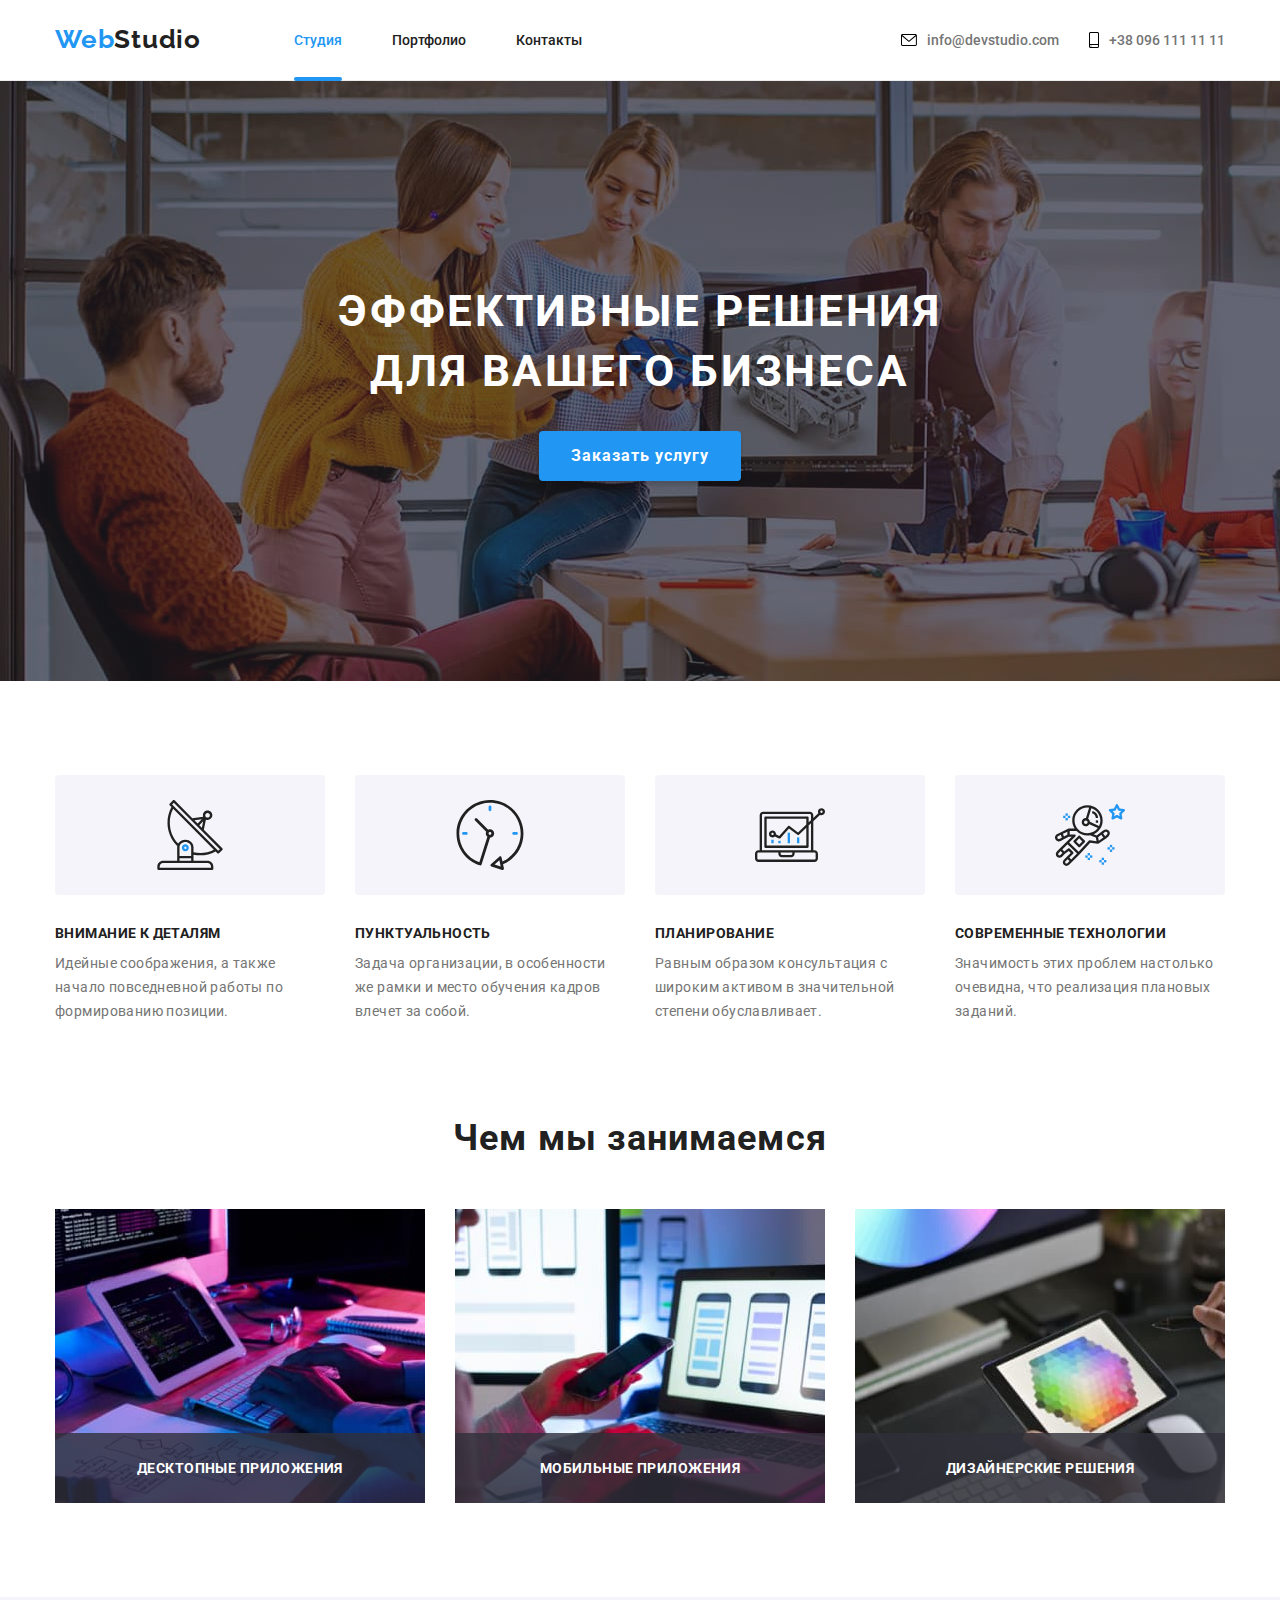
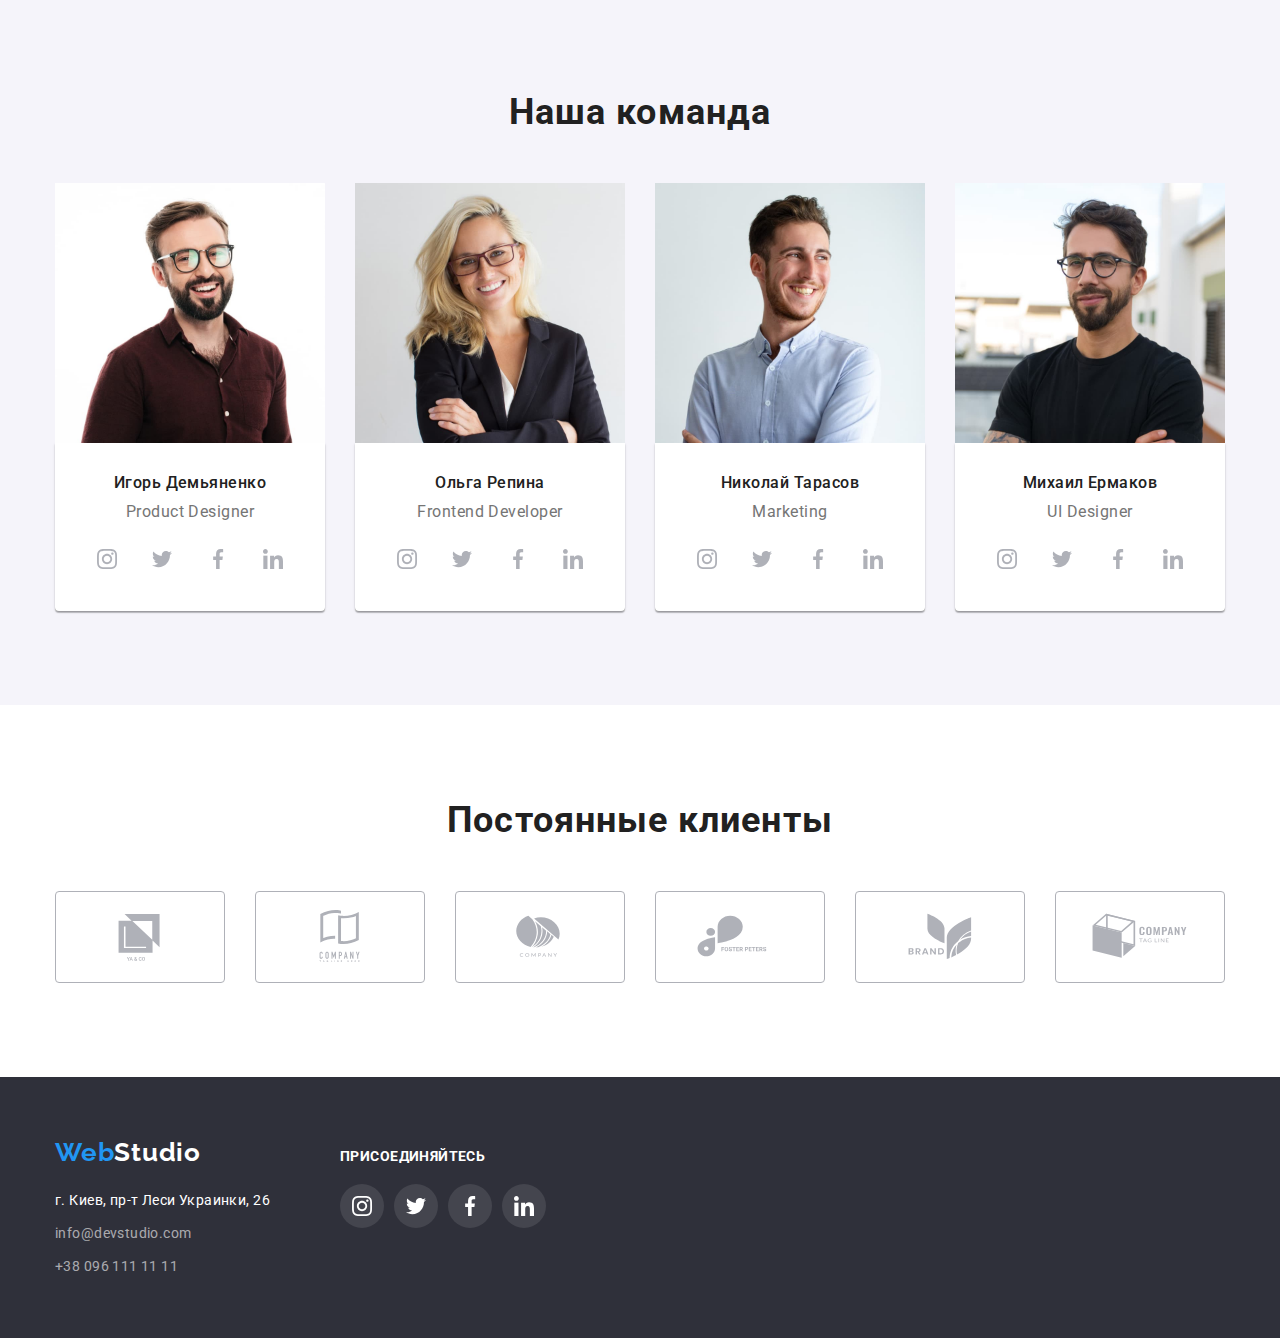
<file: index.html>
<!DOCTYPE html>
<html lang="ru">
  <head>
    <meta charset="UTF-8" />
    <meta http-equiv="X-UA-Compatible" content="IE=edge" />
    <meta name="viewport" content="width=device-width, initial-scale=1.0" />
    <title>Document</title>
    <link rel="preconnect" href="https://fonts.googleapis.com" />
    <link rel="preconnect" href="https://fonts.gstatic.com" crossorigin />
    <link rel="preconnect" href="https://fonts.googleapis.com" />
    <link rel="preconnect" href="https://fonts.gstatic.com" crossorigin />
    <link
      href="https://fonts.googleapis.com/css2?family=Raleway:wght@700&family=Roboto:wght@400;500;700;900&display=swap"
      rel="stylesheet"
    />
    <link rel="stylesheet" href="./css/modern-normalize.css" />
    <link rel="stylesheet" href="./css/reset.css" />
    <link rel="stylesheet" href="./css/style.css" />
  </head>
  <body>
    <header class="header">
      <div class="container header-container">
        <nav class="nav-page">
          <a href="./index.html" class="logo"
            >Web<span class="logo-color-black">Studio</span></a
          >
          <ul class="list">
            <li class="item">
              <a href="./index.html" class="link active current">Студия</a>
            </li>
            <li class="item">
              <a href="./portfolio.html" class="link">Портфолио</a>
            </li>
            <li class="item">
              <a href="#" class="link">Контакты</a>
            </li>
          </ul>
        </nav>
        <ul class="contacts">
          <li class="contacts-item">
            <a href="mailto:info@devstudio.com" class="contacts-link">
              <svg width="16" height="12" class="icon">
                <use href="./images/sprite.svg#icon-email"></use>
              </svg>
              info@devstudio.com
            </a>
          </li>
          <li class="contacts-item">
            <a href="tel:+380961111111" class="contacts-link"
              ><svg width="10" height="16" class="icon">
                <use href="./images/sprite.svg#icon-phone"></use>
              </svg>
              +38 096 111 11 11
            </a>
          </li>
        </ul>
      </div>
    </header>
    <main>
      <section class="hero">
        <div class="container">
          <h1 class="hero-title">Эффективные решения для вашего бизнеса</h1>
          <button type="button" class="hero-btn" data-modal-open>
            Заказать услугу
          </button>
          <div class="backdrop is-hidden" data-modal>
            <div class="modal">
              <button type="button" class="modal-btn" data-modal-close>
                <svg class="modal-close-icon" width="11" height="11">
                  <use href="./images/sprite.svg#close-icon"></use>
                </svg>
              </button>
            </div>
          </div>
        </div>
      </section>
      <section class="section benefits">
        <div class="container">
          <h2 class="hide">Наши сильные стороны</h2>
          <ul class="advantages-list">
            <li class="advantages-item">
              <div class="icon-wrapper">
                <svg width="70" height="70">
                  <use href="./images/sprite.svg#icon-antenna"></use>
                </svg>
              </div>
              <h3 class="advantages-item-benefits">Внимание к деталям</h3>
              <p class="advantages-item-benefits-legend">
                Идейные соображения, а также начало повседневной работы по
                формированию позиции.
              </p>
            </li>
            <li class="advantages-item">
              <div class="icon-wrapper">
                <svg width="70" height="70">
                  <use href="./images/sprite.svg#icon-clock"></use>
                </svg>
              </div>
              <h3 class="advantages-item-benefits">Пунктуальность</h3>
              <p class="advantages-item-benefits-legend">
                Задача организации, в особенности же рамки и место обучения
                кадров влечет за собой.
              </p>
            </li>
            <li class="advantages-item">
              <div class="icon-wrapper">
                <svg width="70" height="70">
                  <use href="./images/sprite.svg#icon-diagram"></use>
                </svg>
              </div>
              <h3 class="advantages-item-benefits">Планирование</h3>
              <p class="advantages-item-benefits-legend">
                Равным образом консультация с широким активом в значительной
                степени обуславливает.
              </p>
            </li>
            <li class="advantages-item">
              <div class="icon-wrapper">
                <svg width="70" height="70">
                  <use href="./images/sprite.svg#icon-astronaut"></use>
                </svg>
              </div>
              <h3 class="advantages-item-benefits">Современные технологии</h3>
              <p class="advantages-item-benefits-legend">
                Значимость этих проблем настолько очевидна, что реализация
                плановых заданий.
              </p>
            </li>
          </ul>
        </div>
      </section>
      <section class="section our-work">
        <div class="container">
          <h2 class="our-skills">Чем мы занимаемся</h2>
          <ul class="img-work">
            <li class="our-img-work">
              <img
                src="./images/work-1.jpg"
                alt="работает за компьютером"
                width="370"
                height="294"
              />
              <p class="about-img">Десктопные приложения</p>
            </li>
            <li class="our-img-work">
              <img
                src="./images/work-2.jpg"
                alt="работает с телефоном"
                width="370"
                height="294"
              />
              <p class="about-img">Мобильные приложения</p>
            </li>
            <li class="our-img-work">
              <img
                src="./images/work-3.jpg"
                alt="работает с планшетом"
                width="370"
                height="294"
              />
              <p class="about-img">Дизайнерские решения</p>
            </li>
          </ul>
        </div>
      </section>
      <section class="section about">
        <div class="container">
          <h2 class="our-team">Наша команда</h2>
          <ul class="team-list">
            <li class="about-manager">
              <img
                src="./images/igor-pg.jpg"
                alt="Игорь Демьяненко"
                width="270"
              />
              <div class="about-manager-prof">
                <h3 class="our-team-surname">Игорь Демьяненко</h3>
                <p class="our-team-professions">Product Designer</p>
                <ul class="social-list">
                  <li class="social-list-item">
                    <a class="social-list-link" href="">
                      <svg class="social-list-icon" widht="20" height="20">
                        <use href="./images/sprite.svg#icon-instagram"></use>
                      </svg>
                    </a>
                  </li>
                  <li class="social-list-item">
                    <a class="social-list-link" href="">
                      <svg class="social-list-icon" widht="20" height="20">
                        <use href="./images/sprite.svg#icon-twitter"></use>
                      </svg>
                    </a>
                  </li>
                  <li class="social-list-item">
                    <a class="social-list-link" href=""
                      ><svg class="social-list-icon" widht="20" height="20">
                        <use href="./images/sprite.svg#icon-facebook"></use>
                      </svg>
                    </a>
                  </li>
                  <li class="social-list-item">
                    <a class="social-list-link" href=""
                      ><svg class="social-list-icon" widht="20" height="20">
                        <use href="./images/sprite.svg#icon-linkedin"></use>
                      </svg>
                    </a>
                  </li>
                </ul>
              </div>
            </li>
            <li class="about-manager">
              <img src="./images/olga-fd.jpg" alt="Ольга Репина" width="270" />
              <div class="about-manager-prof">
                <h3 class="our-team-surname">Ольга Репина</h3>
                <p class="our-team-professions">Frontend Developer</p>
                <ul class="social-list">
                  <li class="social-list-item">
                    <a class="social-list-link" href="">
                      <svg class="social-list-icon" widht="20" height="20">
                        <use href="./images/sprite.svg#icon-instagram"></use>
                      </svg>
                    </a>
                  </li>
                  <li class="social-list-item">
                    <a class="social-list-link" href="">
                      <svg class="social-list-icon" widht="20" height="20">
                        <use href="./images/sprite.svg#icon-twitter"></use>
                      </svg>
                    </a>
                  </li>
                  <li class="social-list-item">
                    <a class="social-list-link" href=""
                      ><svg class="social-list-icon" widht="20" height="20">
                        <use href="./images/sprite.svg#icon-facebook"></use>
                      </svg>
                    </a>
                  </li>
                  <li class="social-list-item">
                    <a class="social-list-link" href=""
                      ><svg class="social-list-icon" widht="20" height="20">
                        <use href="./images/sprite.svg#icon-linkedin"></use>
                      </svg>
                    </a>
                  </li>
                </ul>
              </div>
            </li>
            <li class="about-manager">
              <img
                src="./images/nikola-m.jpg"
                alt="Николай Тарасов"
                width="270"
              />
              <div class="about-manager-prof">
                <h3 class="our-team-surname">Николай Тарасов</h3>
                <p class="our-team-professions">Marketing</p>
                <ul class="social-list">
                  <li class="social-list-item">
                    <a class="social-list-link" href="">
                      <svg class="social-list-icon" widht="20" height="20">
                        <use href="./images/sprite.svg#icon-instagram"></use>
                      </svg>
                    </a>
                  </li>
                  <li class="social-list-item">
                    <a class="social-list-link" href="">
                      <svg class="social-list-icon" widht="20" height="20">
                        <use href="./images/sprite.svg#icon-twitter"></use>
                      </svg>
                    </a>
                  </li>
                  <li class="social-list-item">
                    <a class="social-list-link" href=""
                      ><svg class="social-list-icon" widht="20" height="20">
                        <use href="./images/sprite.svg#icon-facebook"></use>
                      </svg>
                    </a>
                  </li>
                  <li class="social-list-item">
                    <a class="social-list-link" href=""
                      ><svg class="social-list-icon" widht="20" height="20">
                        <use href="./images/sprite.svg#icon-linkedin"></use>
                      </svg>
                    </a>
                  </li>
                </ul>
              </div>
            </li>
            <li class="about-manager">
              <img
                src="./images/mikhail-uid.jpg"
                alt="Михаил Ермаков"
                width="270"
              />
              <div class="about-manager-prof">
                <h3 class="our-team-surname">Михаил Ермаков</h3>
                <p class="our-team-professions">UI Designer</p>
                <ul class="social-list">
                  <li class="social-list-item">
                    <a class="social-list-link" href="">
                      <svg class="social-list-icon" widht="20" height="20">
                        <use href="./images/sprite.svg#icon-instagram"></use>
                      </svg>
                    </a>
                  </li>
                  <li class="social-list-item">
                    <a class="social-list-link" href="">
                      <svg class="social-list-icon" widht="20" height="20">
                        <use href="./images/sprite.svg#icon-twitter"></use>
                      </svg>
                    </a>
                  </li>
                  <li class="social-list-item">
                    <a class="social-list-link" href=""
                      ><svg class="social-list-icon" widht="20" height="20">
                        <use href="./images/sprite.svg#icon-facebook"></use>
                      </svg>
                    </a>
                  </li>
                  <li class="social-list-item">
                    <a class="social-list-link" href=""
                      ><svg class="social-list-icon" widht="20" height="20">
                        <use href="./images/sprite.svg#icon-linkedin"></use>
                      </svg>
                    </a>
                  </li>
                </ul>
              </div>
            </li>
          </ul>
        </div>
      </section>
      <section class="section">
        <div class="container">
          <h2 class="our-customers">Постоянные клиенты</h2>
          <ul class="our-customers-list">
            <li class="our-customers-item">
              <a class="our-customers-link" href="">
                <svg class="our-customers-icon" widht="106" height="60">
                  <use href="./images/sprite.svg#icon-logo1"></use>
                </svg>
              </a>
            </li>
            <li class="our-customers-item">
              <a class="our-customers-link" href="">
                <svg class="our-customers-icon" widht="106" height="60">
                  <use href="./images/sprite.svg#icon-logo2"></use>
                </svg>
              </a>
            </li>
            <li class="our-customers-item">
              <a class="our-customers-link" href="">
                <svg class="our-customers-icon" widht="106" height="60">
                  <use href="./images/sprite.svg#icon-logo3"></use>
                </svg>
              </a>
            </li>
            <li class="our-customers-item">
              <a class="our-customers-link" href="">
                <svg class="our-customers-icon" widht="106" height="60">
                  <use href="./images/sprite.svg#icon-logo4"></use>
                </svg>
              </a>
            </li>
            <li class="our-customers-item">
              <a class="our-customers-link" href="">
                <svg class="our-customers-icon" widht="106" height="60">
                  <use href="./images/sprite.svg#icon-logo5"></use>
                </svg>
              </a>
            </li>
            <li class="our-customers-item">
              <a class="our-customers-link" href="">
                <svg class="our-customers-icon" widht="106" height="60">
                  <use href="./images/sprite.svg#icon-logo6"></use>
                </svg>
              </a>
            </li>
          </ul>
        </div>
      </section>
    </main>
    <footer class="section footer">
      <div class="container footer-hub">
        <div class="footer-block">
          <a href="./index.html" class="logo-footer"
            >Web<span class="logo-color-white">Studio</span></a
          >
          <address class="map-address">
            <p class="adress-text">г. Киев, пр-т Леси Украинки, 26</p>
            <ul class="contacts-item-footer">
              <li class="contacts-link-footer">
                <a
                  href="mailto:info@devstudio.com"
                  class="contacts-link-footer-text"
                  >info@devstudio.com</a
                >
              </li>
              <li class="contacts-link-footer">
                <a href="tel:+380961111111" class="contacts-link-footer-text"
                  >+38 096 111 11 11</a
                >
              </li>
            </ul>
          </address>
        </div>
        <div class="footer-box">
          <p class="welcome-social-list">присоединяйтесь</p>
          <ul class="social-list-footer">
            <li class="social-list-item">
              <a class="social-list-link-footer" href="">
                <svg class="social-list-icon-footer" widht="20" height="20">
                  <use href="./images/sprite.svg#icon-instagram"></use>
                </svg>
              </a>
            </li>
            <li class="social-list-item">
              <a class="social-list-link-footer" href="">
                <svg class="social-list-icon-footer" widht="20" height="20">
                  <use href="./images/sprite.svg#icon-twitter"></use>
                </svg>
              </a>
            </li>
            <li class="social-list-item">
              <a class="social-list-link-footer" href=""
                ><svg class="social-list-icon-footer" widht="20" height="20">
                  <use href="./images/sprite.svg#icon-facebook"></use>
                </svg>
              </a>
            </li>
            <li class="social-list-item">
              <a class="social-list-link-footer" href=""
                ><svg class="social-list-icon-footer" widht="20" height="20">
                  <use href="./images/sprite.svg#icon-linkedin"></use>
                </svg>
              </a>
            </li>
          </ul>
        </div>
      </div>
    </footer>
    <script src="modal.js"></script>
  </body>
</html>
</file>
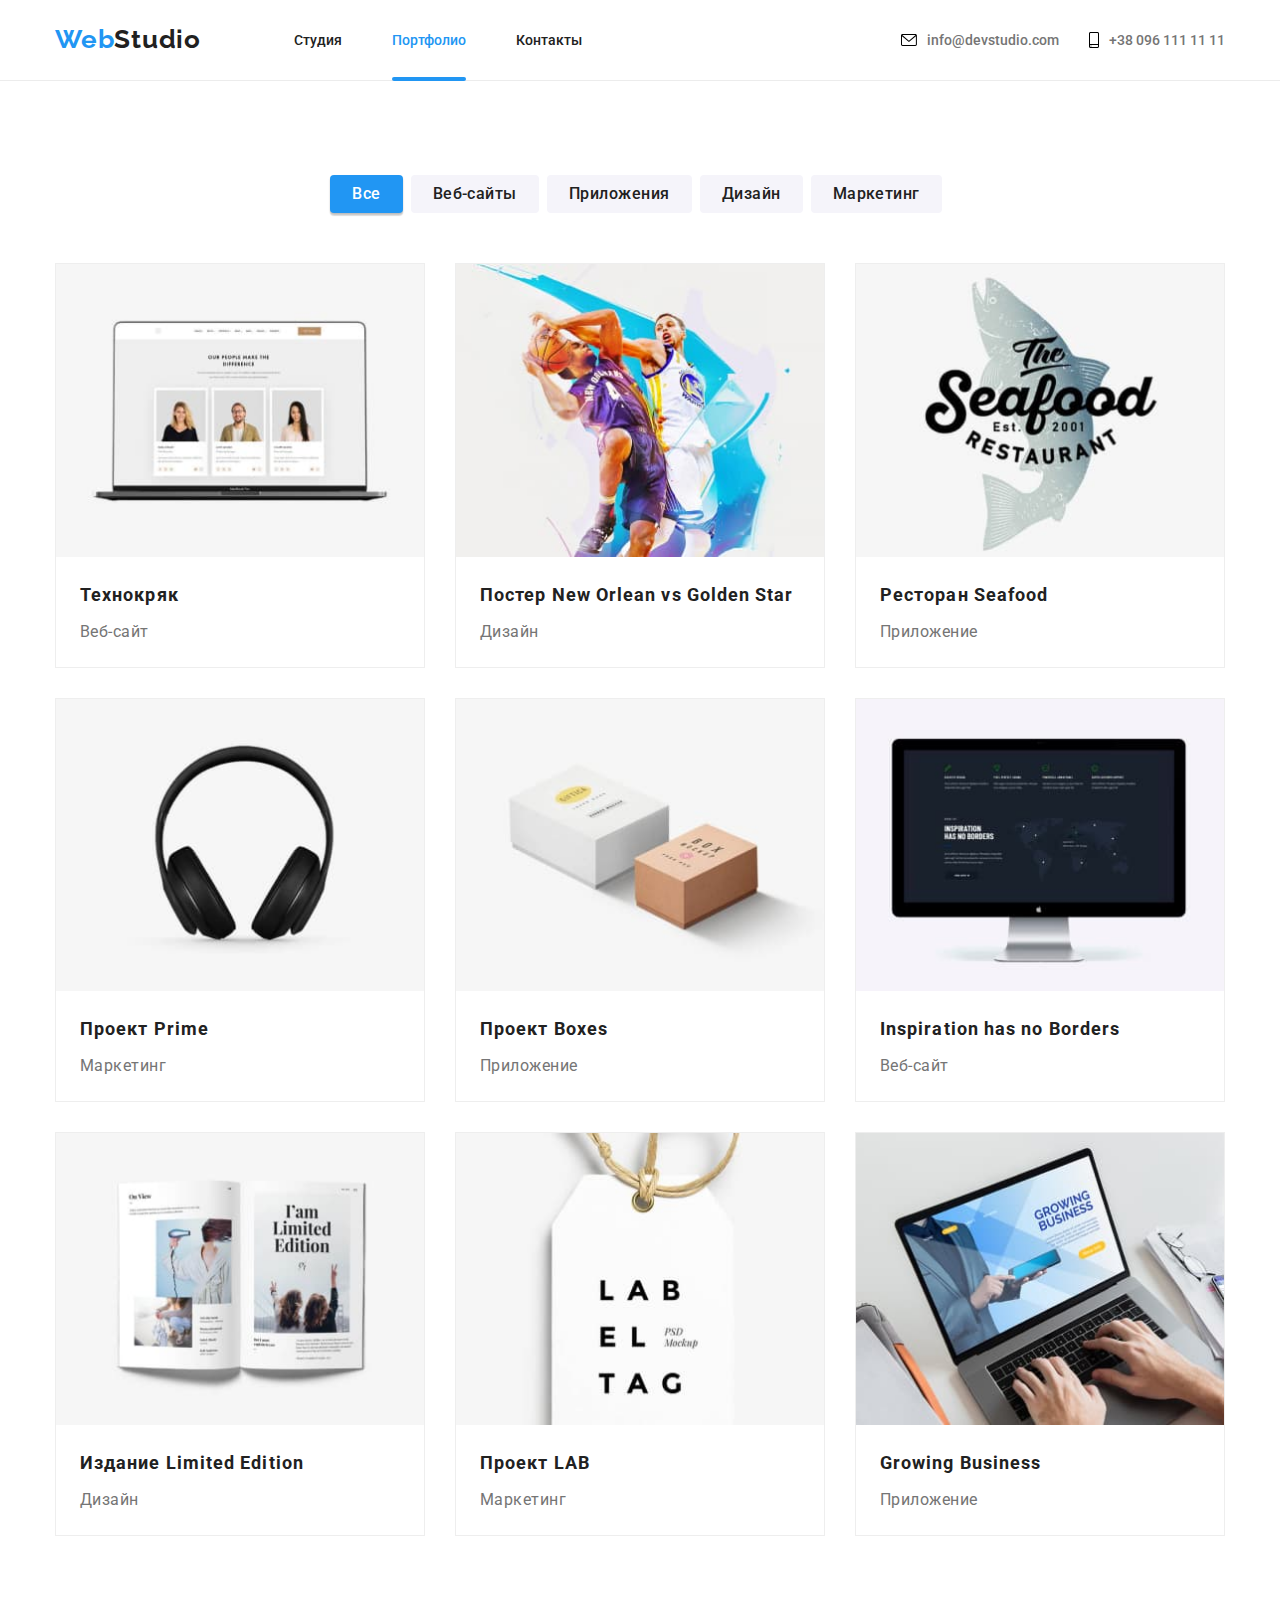
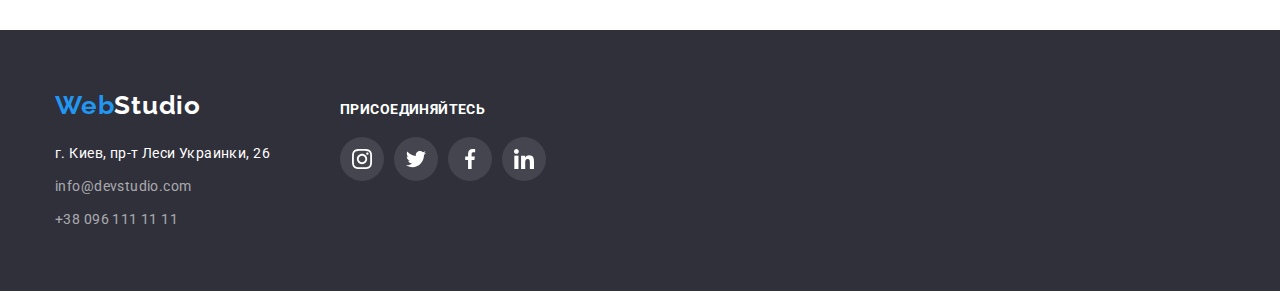
<file: portfolio.html>
<!DOCTYPE html>
<html lang="en">
  <head>
    <meta charset="UTF-8" />
    <meta http-equiv="X-UA-Compatible" content="IE=edge" />
    <meta name="viewport" content="width=device-width, initial-scale=1.0" />
    <title>Document</title>
    <link rel="preconnect" href="https://fonts.googleapis.com" />
    <link rel="preconnect" href="https://fonts.gstatic.com" crossorigin />
    <link rel="preconnect" href="https://fonts.googleapis.com" />
    <link rel="preconnect" href="https://fonts.gstatic.com" crossorigin />
    <link
      href="https://fonts.googleapis.com/css2?family=Raleway:wght@700&family=Roboto:wght@400;500;700;900&display=swap"
      rel="stylesheet"
    />
    <link rel="stylesheet" href="./css/modern-normalize.css" />
    <link rel="stylesheet" href="./css/reset.css" />
    <link rel="stylesheet" href="./css/style.css" />
  </head>
  <body>
    <header class="header">
      <div class="container header-container">
        <nav class="nav-page">
          <a href="./index.html" class="logo"
            >Web<span class="logo-color-black">Studio</span></a
          >
          <ul class="list">
            <li class="item">
              <a href="./index.html" class="link">Студия</a>
            </li>
            <li class="item">
              <a href="./portfolio.html" class="link active current"
                >Портфолио</a
              >
            </li>
            <li class="item">
              <a href="#" class="link">Контакты</a>
            </li>
          </ul>
        </nav>
        <ul class="contacts">
          <li class="contacts-item">
            <a href="mailto:info@devstudio.com" class="contacts-link">
              <svg width="16" height="12" class="icon">
                <use href="./images/sprite.svg#icon-email"></use>
              </svg>
              <div class="mail-text">info@devstudio.com</div></a
            >
          </li>
          <li class="contacts-item">
            <a href="tel:+380961111111" class="contacts-link"
              ><svg width="10" height="16" class="icon">
                <use href="./images/sprite.svg#icon-phone"></use>
              </svg>
              <div class="phone-text">+38 096 111 11 11</div>
            </a>
          </li>
        </ul>
      </div>
    </header>
    <main>
      <section class="section">
        <h1 hidden>Портфолио</h1>
        <div class="container">
          <ul class="button-portfolio-list">
            <li class="button-portfolio-item">
              <button type="button" class="button-portfolio current-button">
                Все
              </button>
            </li>
            <li class="button-portfolio-item">
              <button type="button" class="button-portfolio">Веб-сайты</button>
            </li>
            <li class="button-portfolio-item">
              <button type="button" class="button-portfolio">Приложения</button>
            </li>
            <li class="button-portfolio-item">
              <button type="button" class="button-portfolio">Дизайн</button>
            </li>
            <li class="button-portfolio-item">
              <button type="button" class="button-portfolio">Маркетинг</button>
            </li>
          </ul>
          <ul class="img-portfolio-list">
            <li class="img-portfolio-item">
              <a href="" class="img-portfolio-item-link">
                <div class="box-portfolio-img">
                  <img src="./images/techno.jpg" alt="Технокряк" width="370" />
                  <p class="about-portfolio-img">
                    Ресурс предлагает комплексные предложения с разным уровнем
                    функционала и сервисов. Все это позволит посетителю получить
                    исчерпывающие сведения о компании или частном лице.
                  </p>
                </div>
                <div class="box-projects">
                  <h2 class="our-projects">Технокряк</h2>
                  <p class="our-projects-name">Веб-сайт</p>
                </div>
              </a>
            </li>
            <li class="img-portfolio-item">
              <a href="" class="img-portfolio-item-link">
                <div class="box-portfolio-img">
                  <img
                    src="./images/new-orlean.jpg"
                    alt="Постер New Orlean vs Golden Star"
                    width="370"
                  />
                  <p class="about-portfolio-img">
                    Ресурс предлагает комплексные предложения с разным уровнем
                    функционала и сервисов. Все это позволит посетителю получить
                    исчерпывающие сведения о компании или частном лице.
                  </p>
                </div>
                <div class="box-projects">
                  <h2 class="our-projects">Постер New Orlean vs Golden Star</h2>
                  <p class="our-projects-name">Дизайн</p>
                </div>
              </a>
            </li>
            <li class="img-portfolio-item">
              <a href="" class="img-portfolio-item-link">
                <div class="box-portfolio-img">
                  <img
                    src="./images/sea-food.jpg"
                    alt="Ресторан Seafood"
                    width="370"
                  />
                  <p class="about-portfolio-img">
                    Ресурс предлагает комплексные предложения с разным уровнем
                    функционала и сервисов. Все это позволит посетителю получить
                    исчерпывающие сведения о компании или частном лице.
                  </p>
                </div>
                <div class="box-projects">
                  <h2 class="our-projects">Ресторан Seafood</h2>
                  <p class="our-projects-name">Приложение</p>
                </div>
              </a>
            </li>
            <li class="img-portfolio-item">
              <a href="" class="img-portfolio-item-link">
                <div class="box-portfolio-img">
                  <img
                    src="./images/prime.jpg"
                    alt="Проект Prime"
                    width="370"
                  />
                  <p class="about-portfolio-img">
                    Ресурс предлагает комплексные предложения с разным уровнем
                    функционала и сервисов. Все это позволит посетителю получить
                    исчерпывающие сведения о компании или частном лице.
                  </p>
                </div>
                <div class="box-projects">
                  <h2 class="our-projects">Проект Prime</h2>
                  <p class="our-projects-name">Маркетинг</p>
                </div>
              </a>
            </li>
            <li class="img-portfolio-item">
              <a href="" class="img-portfolio-item-link">
                <div class="box-portfolio-img">
                  <img
                    src="./images/boxes.jpg"
                    alt="Проект Boxes"
                    width="370"
                  />
                  <p class="about-portfolio-img">
                    Ресурс предлагает комплексные предложения с разным уровнем
                    функционала и сервисов. Все это позволит посетителю получить
                    исчерпывающие сведения о компании или частном лице.
                  </p>
                </div>
                <div class="box-projects">
                  <h2 class="our-projects">Проект Boxes</h2>
                  <p class="our-projects-name">Приложение</p>
                </div>
              </a>
            </li>
            <li class="img-portfolio-item">
              <a href="" class="img-portfolio-item-link">
                <div class="box-portfolio-img">
                  <img
                    src="./images/inspirations.jpg"
                    alt="Inspiration has no Borders"
                    width="370"
                  />
                  <p class="about-portfolio-img">
                    Ресурс предлагает комплексные предложения с разным уровнем
                    функционала и сервисов. Все это позволит посетителю получить
                    исчерпывающие сведения о компании или частном лице.
                  </p>
                </div>
                <div class="box-projects">
                  <h2 class="our-projects">Inspiration has no Borders</h2>
                  <p class="our-projects-name">Веб-сайт</p>
                </div>
              </a>
            </li>
            <li class="img-portfolio-item">
              <a href="" class="img-portfolio-item-link">
                <div class="box-portfolio-img">
                  <img
                    src="./images/limited-edition.jpg"
                    alt="Издание Limited Edition"
                    width="370"
                  />
                  <p class="about-portfolio-img">
                    Ресурс предлагает комплексные предложения с разным уровнем
                    функционала и сервисов. Все это позволит посетителю получить
                    исчерпывающие сведения о компании или частном лице.
                  </p>
                </div>
                <div class="box-projects">
                  <h2 class="our-projects">Издание Limited Edition</h2>
                  <p class="our-projects-name">Дизайн</p>
                </div>
              </a>
            </li>
            <li class="img-portfolio-item">
              <a href="" class="img-portfolio-item-link">
                <div class="box-portfolio-img">
                  <img src="./images/lab.jpg" alt="Проект LAB" width="370" />
                  <p class="about-portfolio-img">
                    Ресурс предлагает комплексные предложения с разным уровнем
                    функционала и сервисов. Все это позволит посетителю получить
                    исчерпывающие сведения о компании или частном лице.
                  </p>
                </div>
                <div class="box-projects">
                  <h2 class="our-projects">Проект LAB</h2>
                  <p class="our-projects-name">Маркетинг</p>
                </div>
              </a>
            </li>
            <li class="img-portfolio-item">
              <a href="" class="img-portfolio-item-link">
                <div class="box-portfolio-img">
                  <img
                    src="./images/growing.jpg"
                    alt="Growing Business"
                    width="370"
                  />
                  <p class="about-portfolio-img">
                    Ресурс предлагает комплексные предложения с разным уровнем
                    функционала и сервисов. Все это позволит посетителю получить
                    исчерпывающие сведения о компании или частном лице.
                  </p>
                </div>
                <div class="box-projects">
                  <h2 class="our-projects">Growing Business</h2>
                  <p class="our-projects-name">Приложение</p>
                </div>
              </a>
            </li>
          </ul>
        </div>
      </section>
    </main>
    <footer class="section footer">
      <div class="container footer-hub">
        <div class="footer-block">
          <a href="./index.html" class="logo-footer"
            >Web<span class="logo-color-white">Studio</span></a
          >
          <address class="map-address">
            <p class="adress-text">г. Киев, пр-т Леси Украинки, 26</p>
            <ul class="contacts-item-footer">
              <li class="contacts-link-footer">
                <a
                  href="mailto:info@devstudio.com"
                  class="contacts-link-footer-text"
                  >info@devstudio.com</a
                >
              </li>
              <li class="contacts-link-footer">
                <a href="tel:+380961111111" class="contacts-link-footer-text"
                  >+38 096 111 11 11</a
                >
              </li>
            </ul>
          </address>
        </div>
        <div class="footer-box">
          <p class="welcome-social-list">присоединяйтесь</p>
          <ul class="social-list-footer">
            <li class="social-list-item">
              <a class="social-list-link-footer" href="">
                <svg class="social-list-icon-footer" widht="20" height="20">
                  <use href="./images/sprite.svg#icon-instagram"></use>
                </svg>
              </a>
            </li>
            <li class="social-list-item">
              <a class="social-list-link-footer" href="">
                <svg class="social-list-icon-footer" widht="20" height="20">
                  <use href="./images/sprite.svg#icon-twitter"></use>
                </svg>
              </a>
            </li>
            <li class="social-list-item">
              <a class="social-list-link-footer" href=""
                ><svg class="social-list-icon-footer" widht="20" height="20">
                  <use href="./images/sprite.svg#icon-facebook"></use>
                </svg>
              </a>
            </li>
            <li class="social-list-item">
              <a class="social-list-link-footer" href=""
                ><svg class="social-list-icon-footer" widht="20" height="20">
                  <use href="./images/sprite.svg#icon-linkedin"></use>
                </svg>
              </a>
            </li>
          </ul>
        </div>
      </div>
    </footer>
  </body>
</html>
</file>
<file: css/style.css>
:root {
  --main-color: #212121;
  --secondary-color: #757575;
  --white-color: #ffffff;
  --blue-color: #2196f3;
  --hero-btn-color: #188ce8;
  --background-color-hero: #2f303a;
  --icon-wrapper-color: #f5f4fa;
  --social-list-icon-color: #afb1b8;
}

body {
  font-size: 14px;
  font-weight: 400;
  font-style: normal;
  font-family: "Roboto", sans-serif;
}

img {
  display: block;
  max-width: 100%;
  height: auto;
}

h1,
h2,
h3,
h4,
h5,
h6,
p {
  margin: 0px;
  padding: 0px;
}

ul,
ol {
  margin: 0px;
  padding: 0px;
}

.section {
  padding: 94px 0;
}

.container {
  width: 1200px;
  padding: 0 15px;
  border: 1px solid none;
  margin: 0 auto;
}

.hide {
  width: 1px;
  height: 1px;
  overflow: hidden;
  opacity: 0;
  margin-top: -1px;
}

.header {
  border-bottom: 1px solid #ececec;
}
.header-container {
  display: flex;
  justify-content: space-between;
}

.list,
.contacts,
.nav-page {
  display: flex;
}

.nav-page {
  align-items: center;
}

.logo {
  font-family: Raleway, sans-serif;
  font-weight: bold;
  font-size: 26px;
  line-height: calc(31 / 26);
  letter-spacing: 0.03em;
  color: var(--blue-color);
  margin-right: 93px;
  padding-top: 24px;
  padding-bottom: 25px;
}

.logo-color-black {
  color: var(--main-color);
}

.item:not(:last-child) {
  margin-right: 50px;
}

.contacts-item + .contacts-item {
  margin-left: 30px;
}

.link {
  position: relative;
  color: var(--main-color);
  font-weight: 500;
  padding: 32px 0;
  display: block;
  transition-property: color;
  transition-duration: 250ms;
  transition-timing-function: cubic-bezier(0.4, 0, 0.2, 1);
  transition-delay: 0ms;
}
.active::after {
  content: "";
  position: absolute;
  display: block;
  width: 100%;
  height: 4px;
  background-color: var(--blue-color);
  border-radius: 2px;
  left: 0;
  bottom: -1px;
}
.current {
  color: var(--blue-color);
}
.contacts-link {
  display: flex;
  align-items: center;
  color: var(--main-color);
  font-weight: 500;
  padding: 32px 0;
  display: block;
  transition-property: color;
  transition-duration: 250ms;
  transition-timing-function: cubic-bezier(0.4, 0, 0.2, 1);
  transition-delay: 0ms;
}

.contacts-link {
  color: var(--secondary-color);
  display: flex;
}

.icon {
  margin-right: 10px;
  transition-property: fill;
  transition-duration: 250ms;
  transition-timing-function: cubic-bezier(0.4, 0, 0.2, 1);
  transition-delay: 0ms;
}

.contacts-link:hover .icon,
.contacts-link:focus .icon,
.contacts-link:hover,
.contacts-link:focus,
.link:hover,
.link:focus {
  color: var(--blue-color);
  fill: var(--blue-color);
}

.hero {
  padding: 200px 0;
  background-color: var(--background-color-hero);
  text-align: center;
  max-width: 1600px;
  margin: 0 auto;
  background-image: linear-gradient(
      rgba(47, 48, 58, 0.4),
      rgba(47, 48, 58, 0.4)
    ),
    url(../images/team-foto.jpg);
  background-size: cover;
}

.hero-title {
  font-size: 44px;
  line-height: calc(60 / 44);
  text-align: center;
  letter-spacing: 0.06em;
  text-transform: uppercase;
  max-width: 650px;
  margin: 0 auto;
  color: var(--white-color);
  margin-bottom: 30px;
}

.hero-btn {
  padding: 10px 32px;
  background-color: var(--blue-color);
  box-shadow: 0px 4px 4px rgba(0, 0, 0, 0.15);
  border-radius: 4px;
  font-weight: bold;
  font-size: 16px;
  line-height: calc(30 / 16);
  letter-spacing: 0.06em;
  color: var(--white-color);
  transition-property: background-color;
  transition-duration: 250ms;
  transition-timing-function: cubic-bezier(0.4, 0, 0.2, 1);
  transition-delay: 0ms;
}

.hero-btn:hover,
.hero-btn:focus {
  background-color: var(--hero-btn-color);
}

.section.benefits {
  padding: 94px 0 94px 0;
}
.advantages-list {
  display: flex;
  margin-right: -15px;
  margin-left: -15px;
}

.advantages-item {
  flex-basis: calc(100% / 4 - 30px);
  margin-right: 15px;
  margin-left: 15px;
}

.icon-wrapper {
  background-color: var(--icon-wrapper-color);
  border-radius: 4px;
  width: 100%;
  height: 120px;
  display: flex;
  justify-content: center;
  align-items: center;
  margin-bottom: 30px;
}

.advantages-item-benefits {
  font-weight: bold;
  font-size: 14px;
  line-height: calc(16 / 14);
  letter-spacing: 0.03em;
  text-transform: uppercase;
  color: var(--main-color);
  margin-bottom: 10px;
}

.advantages-item-benefits-legend {
  font-weight: normal;
  font-size: 14px;
  line-height: calc(24 / 14);
  letter-spacing: 0.03em;
  color: var(--secondary-color);
}
.our-skills {
  font-size: 36px;
  line-height: calc(42 / 36);
  text-align: center;
  letter-spacing: 0.03em;
  color: var(--main-color);
  margin-bottom: 50px;
}

.our-work {
  padding-top: 0px;
}
.img-work {
  display: flex;
  margin-right: -15px;
  margin-left: -15px;
}
.our-img-work {
  position: relative;
  margin-right: 15px;
  margin-left: 15px;
}

.about-img {
  position: absolute;
  text-align: center;
  letter-spacing: 0.03em;
  text-transform: uppercase;
  background: rgba(47, 48, 58, 0.8);
  bottom: 0;
  width: 100%;
  height: 70px;
  display: flex;
  align-items: center;
  justify-content: center;
  font-weight: bold;
  font-size: 14px;
  line-height: calc(16 / 14);
  color: var(--white-color);
}
.section.about {
  background-color: var(--icon-wrapper-color);
}
.our-team {
  font-size: 36px;
  line-height: calc(42 / 36);
  text-align: center;
  letter-spacing: 0.03em;
  color: var(--main-color);
  margin-bottom: 50px;
}

.our-team-surname {
  font-weight: 500;
  font-size: 16px;
  line-height: calc(19 / 16);
  text-align: center;
  letter-spacing: 0.03em;
  color: var(--main-color);
  margin-bottom: 10px;
}

.our-team-professions {
  font-weight: normal;
  font-size: 16px;
  line-height: calc(19 / 16);
  text-align: center;
  letter-spacing: 0.03em;
  color: var(--secondary-color);
  margin-bottom: 16px;
}

.about-manager {
  background-color: var(--white-color);
  margin-right: 15px;
  margin-left: 15px;
}
.about-manager-prof {
  height: 168px;
  width: 270px;
  padding: 30px;
  border-radius: 0px 0px 4px 4px;
  box-shadow: 0px 1px 3px rgba(0, 0, 0, 0.12), 0px 1px 1px rgba(0, 0, 0, 0.14),
    0px 2px 1px rgba(0, 0, 0, 0.2);
}

.social-list {
  display: flex;
  justify-content: space-between;
  margin-right: -10px;
}
.social-list-item {
  margin-right: 10px;
}

.social-list-icon {
  fill: var(--social-list-icon-color);
  transition-property: fill;
  transition-duration: 250ms;
  transition-timing-function: cubic-bezier(0.4, 0, 0.2, 1);
  transition-delay: 0ms;
}

.social-list-link {
  width: 44px;
  height: 44px;
  background-color: var(--white-color);
  border-radius: 50%;
  display: flex;
  justify-content: center;
  align-items: center;
  transition-property: background-color;
  transition-duration: 250ms;
  transition-timing-function: cubic-bezier(0.4, 0, 0.2, 1);
  transition-delay: 0ms;
}

.social-list-link:hover .social-list-icon,
.social-list-link:focus .social-list-icon {
  fill: var(--white-color);
}
.social-list-link:hover,
.social-list-link:focus {
  background-color: var(--blue-color);
}

.team-list {
  display: flex;
  margin-right: -15px;
  margin-left: -15px;
}

.our-customers-list {
  display: flex;
  margin-right: -15px;
  margin-left: -15px;
}
.our-customers-item {
  width: 170px;
  height: 92px;
  margin-right: 15px;
  margin-left: 15px;
}
.our-customers {
  font-size: 36px;
  line-height: calc(42 / 36);
  text-align: center;
  letter-spacing: 0.03em;
  color: var(--main-color);
  margin-bottom: 50px;
}

.our-customers-link {
  width: 170px;
  height: 92px;
  border: 1px solid var(--social-list-icon-color);
  border-radius: 4px;
  display: flex;
  align-items: center;
  justify-content: center;
  transition-property: border-color;
  transition-duration: 250ms;
  transition-timing-function: cubic-bezier(0.4, 0, 0.2, 1);
  transition-delay: 0ms;
}

.our-customers-icon {
  fill: var(--social-list-icon-color);
  transition-property: fill;
  transition-duration: 250ms;
  transition-timing-function: cubic-bezier(0.4, 0, 0.2, 1);
  transition-delay: 0ms;
}

.our-customers-link:hover .our-customers-icon,
.our-customers-link:focus .our-customers-icon {
  fill: var(--blue-color);
}
.our-customers-link:hover,
.our-customers-link:focus {
  border-color: var(--blue-color);
}

.logo-color-white {
  color: var(--white-color);
}

.logo-footer {
  font-family: Raleway, sans-serif;
  font-weight: bold;
  font-size: 26px;
  line-height: calc(31 / 26);
  letter-spacing: 0.03em;
  color: var(--blue-color);
}

.map-address {
  font-weight: normal;
  font-size: 14px;
  line-height: calc(24 / 14);
  letter-spacing: 0.03em;
  color: var(--white-color);
  font-style: normal;
  margin-top: 20px;
}

.contacts-link-footer-text {
  font-weight: normal;
  font-size: 14px;
  line-height: calc(24 / 14);
  letter-spacing: 0.03em;
  color: rgba(255, 255, 255, 0.6);
  margin-top: 9px;
  transition-property: color;
  transition-duration: 250ms;
  transition-timing-function: cubic-bezier(0.4, 0, 0.2, 1);
  transition-delay: 0ms;
}
.contacts-link-footer-text:focus,
.contacts-link-footer-text:hover {
  color: var(--blue-color);
}
.contacts-link-footer {
  margin-top: 9px;
}

.section.footer {
  background: #2f303a;
  padding-top: 60px;
  padding-bottom: 60px;
}
.footer-hub {
  display: flex;
  align-items: baseline;
  flex-direction: row;
}

.footer-box {
  display: flex;
  flex-direction: column;
  align-content: space-between;
  justify-content: flex-start;
  align-items: baseline;
}

.footer-block {
  display: inline-block;
  margin: 0px;
  margin-right: 70px;
}

.welcome-social-list {
  font-weight: bold;
  font-size: 14px;
  line-height: calc(16 / 14);
  letter-spacing: 0.03em;
  color: var(--white-color);
  text-transform: uppercase;
}

.social-list-footer {
  display: flex;
  margin-top: 20px;
  margin-right: -10px;
}
.social-list-link-footer {
  width: 44px;
  height: 44px;
  background-color: rgba(255, 255, 255, 0.1);
  border-radius: 50%;
  display: flex;
  align-items: center;
  transition-property: background-color;
  transition-duration: 250ms;
  transition-timing-function: cubic-bezier(0.4, 0, 0.2, 1);
  transition-delay: 0ms;
}

.social-list-icon-footer {
  fill: var(--white-color);
}

.social-list-link-footer:hover,
.social-list-link-footer:focus {
  background-color: var(--blue-color);
}

.our-projects {
  font-weight: bold;
  font-size: 18px;
  line-height: calc(36 / 18);
  letter-spacing: 0.06em;
  color: var(--main-color);
}
.our-projects-name {
  font-weight: normal;
  font-size: 16px;
  line-height: calc(30 / 16);
  letter-spacing: 0.03em;
  color: var(--secondary-color);
}

.button-portfolio-list {
  display: flex;
  justify-content: center;
  margin-bottom: 50px;
}

.button-portfolio-item {
  margin-right: 8px;
  transition-property: box-shadow, border-radius;
  transition-duration: 250ms;
  transition-timing-function: cubic-bezier(0.4, 0, 0.2, 1);
  transition-delay: 0ms;
}

.button-portfolio-item :hover,
.button-portfolio-item :focus {
  box-shadow: 0px 3px 1px rgba(0, 0, 0, 0.1), 0px 1px 2px rgba(0, 0, 0, 0.08),
    0px 2px 2px rgba(0, 0, 0, 0.12);
  border-radius: 4px;
}

.button-portfolio {
  font-weight: 500;
  font-size: 16px;
  line-height: calc(26 / 16);
  text-align: center;
  letter-spacing: 0.03em;
  color: var(--main-color);
  background-color: var(--icon-wrapper-color);
  border-radius: 4px;
  padding: 6px 22px;
  transition-property: background-color, color, box-shadow, border-radius;
  transition-duration: 250ms;
  transition-timing-function: cubic-bezier(0.4, 0, 0.2, 1);
  transition-delay: 0ms;
}

.current-button,
.button-portfolio:hover,
.current-button,
.button-portfolio:focus {
  background-color: var(--blue-color);
  color: var(--white-color);
  box-shadow: 0px 3px 1px rgba(0, 0, 0, 0.1), 0px 1px 2px rgba(0, 0, 0, 0.08),
    0px 2px 2px rgba(0, 0, 0, 0.12);
  border-radius: 4px;
}

.img-portfolio-list {
  display: flex;
  flex-wrap: wrap;
  margin-right: -15px;
  margin-left: -15px;
  margin-top: -30px;
}

.img-portfolio-item {
  width: 370px;
  border: 1px solid #eeeeee;
  margin-right: 15px;
  margin-left: 15px;
  margin-top: 30px;
  transition-property: box-shadow;
  transition-duration: 250ms;
  transition-timing-function: cubic-bezier(0.4, 0, 0.2, 1);
  transition-delay: 0ms;
}

.about-portfolio-img {
  position: absolute;
  background-color: rgba(33, 150, 243, 0.9);
  font-size: 18px;
  line-height: calc(28 / 18);
  letter-spacing: 0.03em;
  color: var(--white-color);
  padding: 63px 24px;
  opacity: 0;
  transform: translateY(0);
  transition: transform 500ms ease, opacity 500ms cubic-bezier(0.4, 0, 0.2, 1);
  width: 100%;
  height: 100%;
  overflow: auto;
}
.img-portfolio-item-link {
  display: block;
}

.img-portfolio-item-link:hover,
.img-portfolio-item-link:focus {
  box-shadow: 0px 1px 1px rgba(0, 0, 0, 0.12), 0px 4px 4px rgba(0, 0, 0, 0.06),
    1px 4px 6px rgba(0, 0, 0, 0.16);
}

.img-portfolio-item-link:hover .about-portfolio-img,
.img-portfolio-item-link:focus .about-portfolio-img {
  transform: translateY(-100%);
  opacity: 1;
}
.box-portfolio-img {
  position: relative;
  overflow: hidden;
}

.box-projects {
  padding: 20px 24px;
  background: var(--white-color);
}

.our-projects {
  font-weight: bold;
  font-size: 18px;
  line-height: calc(36 / 18);
  letter-spacing: 0.06em;
  color: var(--main-color);
  margin-bottom: 4px;
}
.our-projects-name {
  font-weight: normal;
  font-size: 16px;
  line-height: calc(30 / 16);
  letter-spacing: 0.03em;
  color: var(--secondary-color);
}
.backdrop {
  position: fixed;
  left: 0px;
  top: 0px;
  width: 100%;
  height: 100%;
  background-color: rgba(0, 0, 0, 0.2);
  z-index: 1;
  opacity: 1;
  transition: opacity 250ms cubic-bezier(0.4, 0, 0.2, 1) 0ms;
}
.backdrop.is-hidden {
  opacity: 0;
  pointer-events: none;
}

.modal {
  position: absolute;
  top: 50%;
  left: 50%;
  transform: translate(-50%, -50%);
  width: 528px;
  height: 581px;
  background-color: var(--white-color);
  box-shadow: 0px 1px 3px rgba(0, 0, 0, 0.12), 0px 1px 1px rgba(0, 0, 0, 0.14),
    0px 2px 1px rgba(0, 0, 0, 0.2);
  border-radius: 4px;
}

.modal-btn {
  position: absolute;
  top: 8px;
  right: 8px;
  width: 30px;
  height: 30px;
  display: flex;
  justify-content: center;
  align-items: center;
  background-color: var(--white-color);
  border: 1px solid rgba(0, 0, 0, 0.1);
  border-radius: 50%;
  padding: 0;
}
</file>
